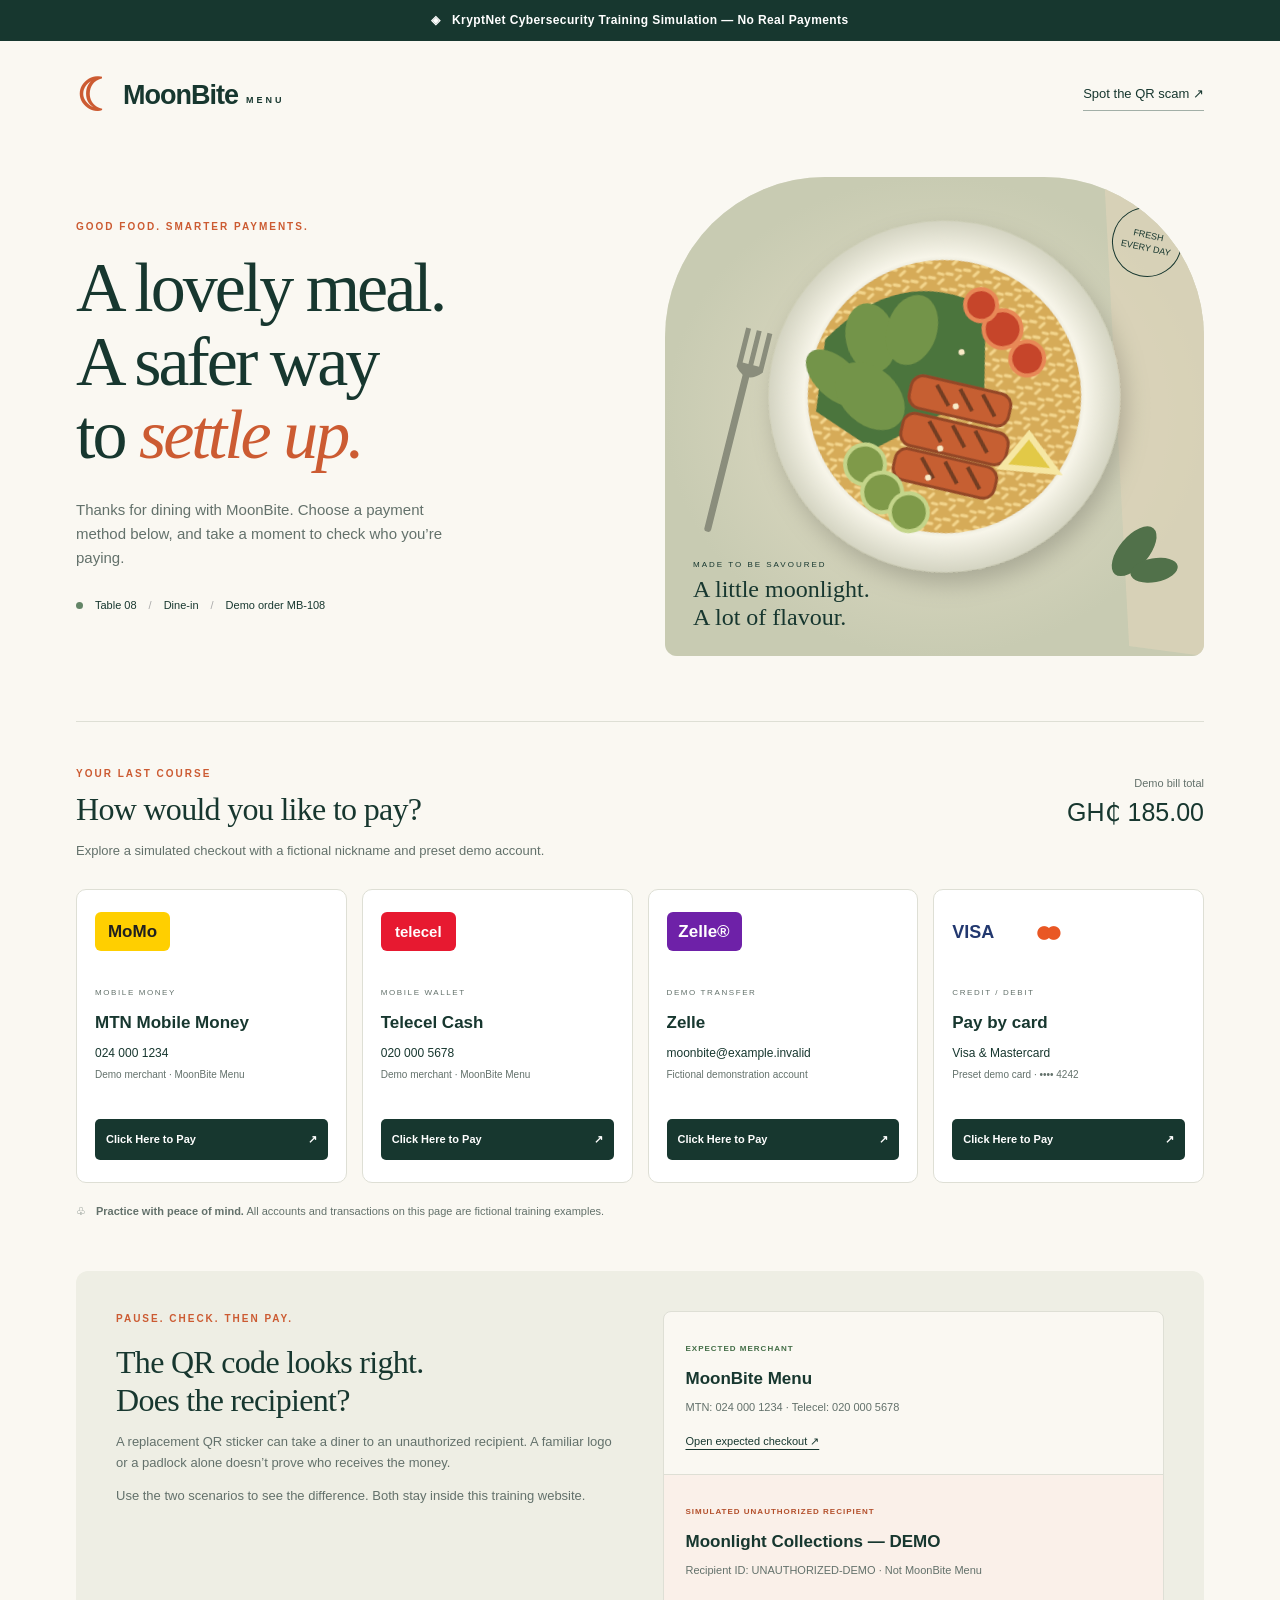
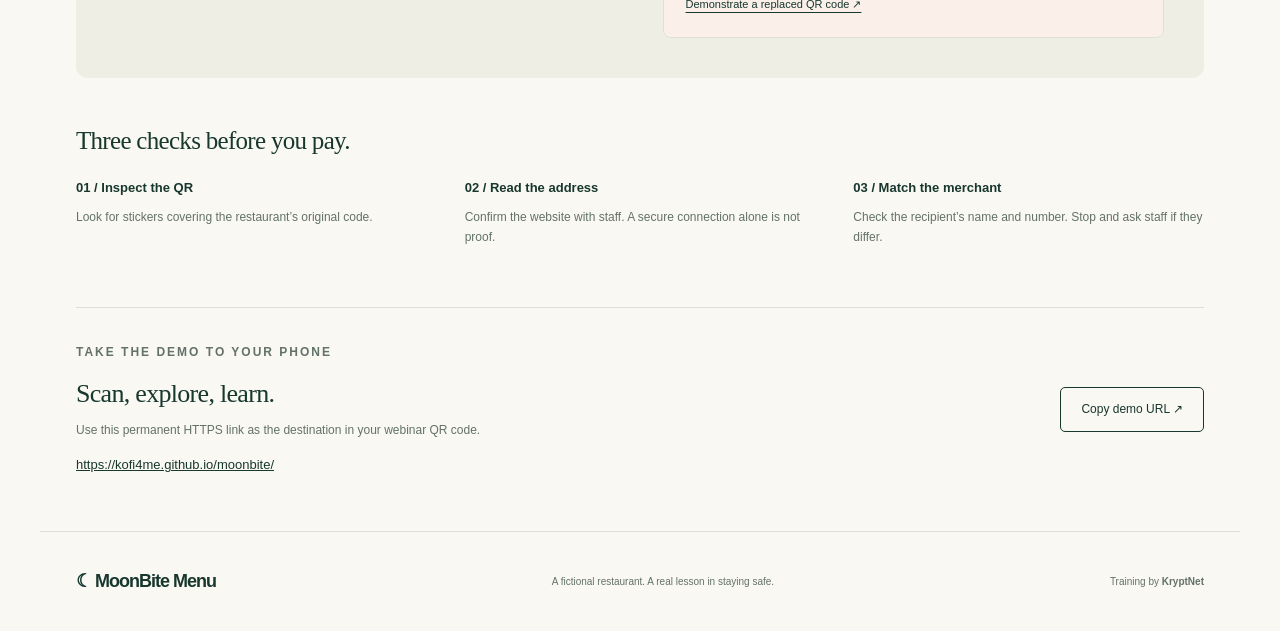
<file: index.html>
<!doctype html>
<html lang="en">
<head>
  <meta charset="utf-8"><meta name="viewport" content="width=device-width,initial-scale=1">
  <meta name="description" content="MoonBite Menu: an interactive KryptNet cybersecurity training demonstration. No real payments.">
  <meta http-equiv="Content-Security-Policy" content="default-src 'self'; img-src 'self'; script-src 'self'; style-src 'self'; connect-src 'none'; object-src 'none'; base-uri 'none'; form-action 'none'">
  <meta name="theme-color" content="#142e29"><title>MoonBite Menu · Pay with confidence</title>
  <link rel="stylesheet" href="styles.css?v=2"><script src="app.js?v=2" defer></script>
</head>
<body>
  <div class="training">◈ &nbsp; KryptNet Cybersecurity Training Simulation — No Real Payments</div>
  <header class="wrap"><a class="brand" href="./" aria-label="MoonBite Menu home"><span class="moon">☾</span> MoonBite<span class="brand-sub">MENU</span></a><a class="header-link" href="#learn">Spot the QR scam <span aria-hidden="true">↗</span></a></header>
  <main class="wrap">
    <section class="hero">
      <div><p class="eyebrow">GOOD FOOD. SMARTER PAYMENTS.</p><h1>A lovely meal.<br>A safer way<br>to <em>settle up.</em></h1><p class="intro">Thanks for dining with MoonBite. Choose a payment method below, and take a moment to check who you’re paying.</p><div class="table-tag"><span class="status-dot"></span> Table 08 <span> / </span> Dine-in <span> / </span> Demo order MB-108</div></div>
      <div class="food-scene"><img src="assets/meal.svg" alt="Illustration of a freshly prepared rice bowl with grilled vegetables and greens"><div class="food-caption"><span>MADE TO BE SAVOURED</span><strong>A little moonlight.<br>A lot of flavour.</strong></div><span class="round-label">FRESH<br>EVERY DAY</span></div>
    </section>
    <section class="checkout" aria-labelledby="payment-title"><div class="section-heading"><div><p class="eyebrow">YOUR LAST COURSE</p><h2 id="payment-title">How would you like to pay?</h2></div><div class="total"><span>Demo bill total</span><strong>GH₵ 185.00</strong></div></div><p class="muted">Explore a simulated checkout with a fictional nickname and preset demo account.</p>
      <div id="scenario-banner" class="scenario-banner" role="status" hidden></div>
      <div class="payment-grid">
        <article class="payment-card"><div class="payment-icon mtn">MoMo</div><span class="method-type">MOBILE MONEY</span><h3>MTN Mobile Money</h3><p>024 000 1234</p><span class="recipient">Demo merchant · MoonBite Menu</span><button data-method="mtn">Click Here to Pay <span aria-hidden="true">↗</span></button></article>
        <article class="payment-card"><div class="payment-icon telecel">telecel</div><span class="method-type">MOBILE WALLET</span><h3>Telecel Cash</h3><p>020 000 5678</p><span class="recipient">Demo merchant · MoonBite Menu</span><button data-method="telecel">Click Here to Pay <span aria-hidden="true">↗</span></button></article>
        <article class="payment-card"><div class="payment-icon zelle">Zelle®</div><span class="method-type">DEMO TRANSFER</span><h3>Zelle</h3><p>moonbite@example.invalid</p><span class="recipient">Fictional demonstration account</span><button data-method="zelle">Click Here to Pay <span aria-hidden="true">↗</span></button></article>
        <article class="payment-card"><div class="payment-icon cards"><b>VISA</b><span class="mastercard" aria-label="Mastercard">●●</span></div><span class="method-type">CREDIT / DEBIT</span><h3>Pay by card</h3><p>Visa &amp; Mastercard</p><span class="recipient">Preset demo card · •••• 4242</span><button data-method="card">Click Here to Pay <span aria-hidden="true">↗</span></button></article>
      </div><div class="safe-note">♧ <span><strong>Practice with peace of mind.</strong> All accounts and transactions on this page are fictional training examples.</span></div>
    </section>
    <section id="learn" class="learn"><div class="learn-intro"><p class="eyebrow">PAUSE. CHECK. THEN PAY.</p><h2>The QR code looks right.<br>Does the recipient?</h2><p>A replacement QR sticker can take a diner to an unauthorized recipient. A familiar logo or a padlock alone doesn’t prove who receives the money.</p><p>Use the two scenarios to see the difference. Both stay inside this training website.</p></div><div class="comparison"><div class="comparison-row"><span class="badge good">EXPECTED MERCHANT</span><h3>MoonBite Menu</h3><p>MTN: 024 000 1234 · Telecel: 020 000 5678</p><a class="scenario-link" href="?scenario=trusted#payment-title">Open expected checkout ↗</a></div><div class="comparison-row fraudulent"><span class="badge bad">SIMULATED UNAUTHORIZED RECIPIENT</span><h3>Moonlight Collections — DEMO</h3><p>Recipient ID: UNAUTHORIZED-DEMO · Not MoonBite Menu</p><a class="scenario-link" href="?scenario=redirected#payment-title">Demonstrate a replaced QR code ↗</a></div></div></section>
    <section class="takeaway"><h2>Three checks before you pay.</h2><div><p><b>01 / Inspect the QR</b>Look for stickers covering the restaurant’s original code.</p><p><b>02 / Read the address</b>Confirm the website with staff. A secure connection alone is not proof.</p><p><b>03 / Match the merchant</b>Check the recipient’s name and number. Stop and ask staff if they differ.</p></div></section>
    <section class="share"><div><p class="eyebrow">TAKE THE DEMO TO YOUR PHONE</p><h2>Scan, explore, learn.</h2><p>Use this permanent HTTPS link as the destination in your webinar QR code.</p><a href="https://kofi4me.github.io/moonbite/">https://kofi4me.github.io/moonbite/</a></div><button id="copy-url" class="outline">Copy demo URL ↗</button><p id="copy-status" role="status"></p></section>
  </main><footer class="wrap"><span class="brand">☾ MoonBite Menu</span><p>A fictional restaurant. A real lesson in staying safe.</p><span>Training by <strong>KryptNet</strong></span></footer>

</body></html>
</file>
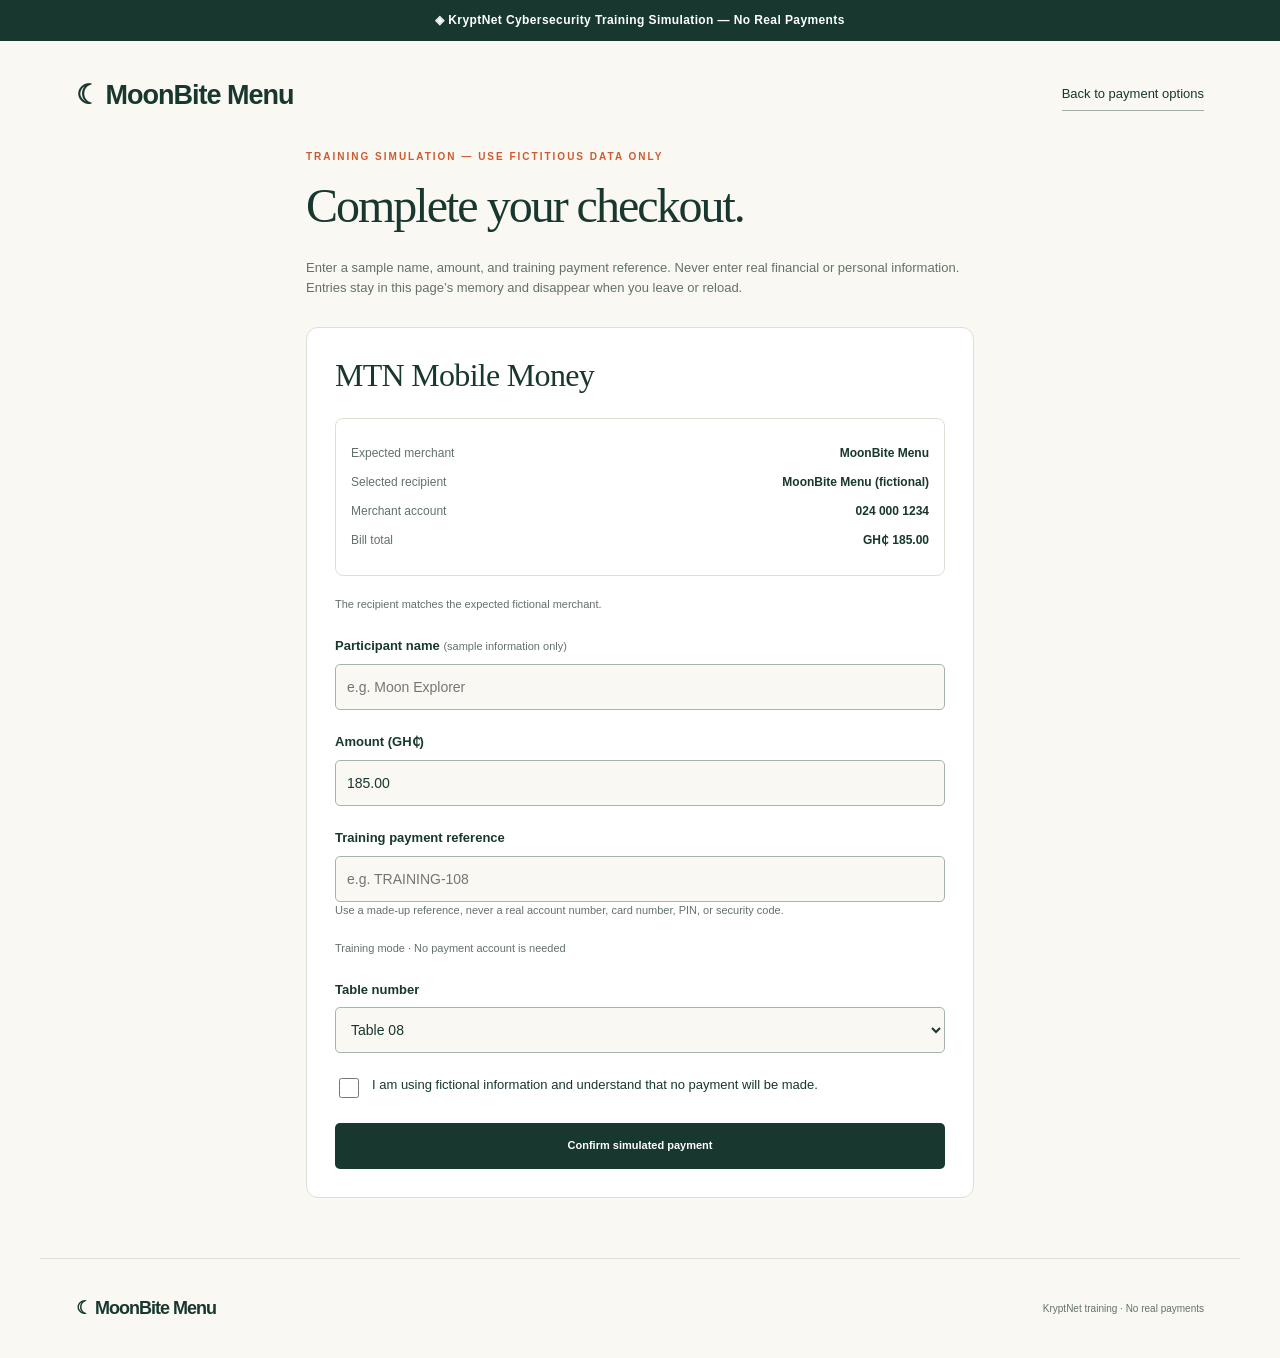
<file: checkout.html>
<!doctype html>
<html lang="en"><head><meta charset="utf-8"><meta name="viewport" content="width=device-width,initial-scale=1"><meta name="theme-color" content="#142e29"><meta http-equiv="Content-Security-Policy" content="default-src 'self'; img-src 'self'; script-src 'self'; style-src 'self'; connect-src 'none'; object-src 'none'; base-uri 'none'; form-action 'none'"><title>Checkout · MoonBite Menu</title><link rel="stylesheet" href="styles.css?v=4"><script src="checkout.js?v=4" defer></script></head>
<body><div class="training">◈ KryptNet Cybersecurity Training Simulation — No Real Payments</div><header class="wrap"><a class="brand" href="./">☾ MoonBite Menu</a><a class="header-link" href="./">Back to payment options</a></header>
<main class="checkout-page wrap"><p class="eyebrow">TRAINING SIMULATION — USE FICTITIOUS DATA ONLY</p><h1 class="checkout-title">Complete your checkout.</h1><p class="muted">Enter a sample name, amount, and training payment reference. Never enter real financial or personal information. Entries stay in this page’s memory and disappear when you leave or reload.</p>
<section class="checkout-panel" aria-labelledby="method-title"><h2 id="method-title">Payment method</h2><div class="dialog-details"><p><span>Expected merchant</span><strong>MoonBite Menu</strong></p><p><span>Selected recipient</span><strong id="recipient"></strong></p><p><span>Merchant account</span><strong id="account"></strong></p><p><span>Bill total</span><strong>GH₵ 185.00</strong></p></div><p id="recipient-notice" class="safe-note"></p>
<section id="card-preview" class="card-preview" hidden aria-labelledby="card-preview-title"><div class="restaurant-masthead"><span>☾ MoonBite</span><small>RESTAURANT &amp; LOUNGE</small></div><div class="card-preview-body"><h2 id="card-preview-title">Complete Your Payment</h2><p>Review the sample card details for this training exercise.</p><div class="sample-field"><span>Card Number</span><div>4242 4242 4242 4242 <b>VISA</b></div></div><div class="sample-field-row"><div class="sample-field"><span>Expiration Date</span><div>08 / 28</div></div><div class="sample-field"><span>CVV</span><div>123</div></div></div><div class="sample-field"><span>Billing Address</span><div>123 Training Lane, Sample City</div></div><p class="field-help">Fixed sample details — these are display examples, not entry fields. No card information is collected.</p></div></section><form id="demo-form" autocomplete="off"><label for="nickname">Participant name <span>(sample information only)</span></label><input id="nickname" name="nickname" placeholder="e.g. Moon Explorer" maxlength="40" required autocomplete="off"><label for="amount">Amount (GH₵)</label><input id="amount" name="amount" type="number" min="0.01" max="99999.99" step="0.01" value="185.00" required inputmode="decimal"><label for="reference">Training payment reference</label><input id="reference" name="reference" placeholder="e.g. TRAINING-108" maxlength="40" required autocomplete="off"><p class="field-help">Use a made-up reference, never a real account number, card number, PIN, or security code.</p><p id="preset-account" class="safe-note"></p><label for="table">Table number</label><select id="table" name="table"><option>Table 08</option><option>Table 01</option><option>Table 02</option><option>Takeaway</option></select><label class="demo-consent"><input type="checkbox" required> I am using fictional information and understand that no payment will be made.</label><button class="primary" type="submit">Confirm simulated payment</button></form>
<section id="confirmation" hidden tabindex="-1" aria-labelledby="confirmation-title"><div class="confirmation-icon">✓</div><p class="eyebrow">SIMULATION COMPLETE</p><h2 id="confirmation-title">Payment simulation completed.</h2><p id="confirmation-message"></p><p id="confirmation-lesson"></p><p class="safe-note">Actual amount charged: 0. No money was sent. No transaction or account was created.</p><a class="return-link" href="./">Back to payment options ↗</a></section></section></main><footer class="wrap"><span class="brand">☾ MoonBite Menu</span><p>KryptNet training · No real payments</p></footer></body></html>
</file>
<file: styles.css>
:root{--ink:#17372f;--cream:#faf8f2;--muted:#63716b;--orange:#cc5b32;--border:#dedfd5}*{box-sizing:border-box}html{scroll-behavior:smooth;scroll-padding-top:25px}body{margin:0;background:var(--cream);color:var(--ink);font-family:Arial,Helvetica,sans-serif;font-size:15px;line-height:1.6}.wrap{max-width:1200px;margin:auto;padding:0 36px}.training{background:var(--ink);color:#fff;text-align:center;font-size:12px;font-weight:700;padding:11px 16px;letter-spacing:.4px}header{display:flex;justify-content:space-between;align-items:center;height:108px}.brand{display:flex;align-items:center;gap:8px;font-size:27px;font-weight:800;letter-spacing:-1px;text-decoration:none;color:var(--ink)}.moon{font-size:45px;line-height:1;color:var(--orange)}.brand-sub{font-size:9px;letter-spacing:3px;align-self:flex-end;margin-bottom:10px}.header-link{font-size:13px;color:var(--ink);text-decoration:none;border-bottom:1px solid #a2afa7;padding:5px 0}.hero{display:grid;grid-template-columns:1fr 1fr;gap:50px;align-items:center;padding:28px 0 65px}.eyebrow{font-size:10px;font-weight:800;letter-spacing:2px;color:var(--orange);margin:0 0 16px}h1,h2,h3,p{margin-top:0}h1{font-family:Georgia,serif;font-size:70px;line-height:1.05;letter-spacing:-3px;font-weight:400;margin-bottom:26px}h1 em{color:var(--orange);font-weight:400}.intro{max-width:400px;color:var(--muted);font-size:15px}.table-tag{display:flex;align-items:center;gap:12px;font-size:11px;margin-top:27px}.table-tag>span:not(.status-dot){color:#aaa}.status-dot{height:7px;width:7px;border-radius:50%;background:#638567}.food-scene{position:relative;min-height:420px;background:#e7e7d9;border-radius:160px 160px 12px 12px;overflow:hidden}.food-scene img{width:100%;display:block}.food-caption{position:absolute;bottom:24px;left:28px}.food-caption span{font-size:8px;letter-spacing:2px;display:block;margin-bottom:5px}.food-caption strong{font-family:Georgia,serif;font-size:24px;line-height:1.15;font-weight:400}.round-label{position:absolute;right:22px;top:30px;border:1px solid var(--ink);border-radius:50%;width:70px;height:70px;display:grid;place-content:center;text-align:center;font-size:9px;line-height:1.5;transform:rotate(12deg)}.checkout{border-top:1px solid var(--border);padding:44px 0 50px}.section-heading{display:flex;align-items:center;justify-content:space-between;gap:20px}.section-heading .eyebrow{margin-bottom:8px}h2{font-family:Georgia,serif;font-size:32px;line-height:1.2;font-weight:400;letter-spacing:-.7px;margin-bottom:12px}.total{text-align:right}.total span{display:block;color:var(--muted);font-size:11px}.total strong{font-size:25px;font-weight:500}.muted{color:var(--muted);font-size:13px}.payment-grid{display:grid;grid-template-columns:repeat(4,1fr);gap:15px;margin-top:28px}.payment-card{background:#fff;border:1px solid var(--border);border-radius:10px;padding:22px 18px;min-width:0}.payment-icon{display:flex;align-items:center;justify-content:center;width:75px;height:39px;border-radius:6px;font-weight:800;font-size:17px;margin-bottom:27px}.mtn{background:#ffcf00;color:#202020}.telecel{background:#e71930;color:#fff;font-size:15px}.zelle{background:#6e21a8;color:#fff}.cards{width:110px;justify-content:space-between;color:#22386f;font-size:18px}.mastercard{color:#e95724;letter-spacing:-10px;font-size:32px;padding-right:9px}.method-type{font-size:8px;letter-spacing:1.6px;color:var(--muted)}h3{font-size:17px;margin:7px 0}.payment-card p{font-size:12px;margin-bottom:4px;overflow-wrap:anywhere}.recipient{font-size:10px;color:var(--muted);display:block;min-height:34px;margin-bottom:18px}button{font:inherit;cursor:pointer}button:focus-visible,a:focus-visible{outline:3px solid #d67431;outline-offset:4px}.payment-card button,.primary{border:0;border-radius:5px;background:var(--ink);color:#fff;padding:12px 11px;width:100%;font-size:11px;font-weight:700;display:flex;justify-content:space-between;align-items:center}.payment-card button:hover,.primary:hover{background:#2a5145}.safe-note{display:flex;gap:10px;color:var(--muted);font-size:11px;margin-top:20px}.learn{background:#eeeee4;border-radius:12px;padding:40px;display:grid;grid-template-columns:1fr 1fr;gap:45px}.learn-intro p:not(.eyebrow){font-size:13px;color:var(--muted)}.comparison{background:var(--cream);border:1px solid var(--border);border-radius:8px;overflow:hidden}.comparison-row{padding:22px}.comparison-row p{font-size:11px;color:var(--muted)}.fraudulent{border-top:1px solid var(--border);background:#faf0e9}.badge{font-size:8px;letter-spacing:1px;font-weight:bold}.good{color:#426d46}.bad{color:#b34f2b}.scenario-link{font-size:11px;color:var(--ink);text-underline-offset:4px}.takeaway{padding:48px 0}.takeaway h2{font-size:25px}.takeaway>div{display:grid;grid-template-columns:repeat(3,1fr);gap:38px}.takeaway p{font-size:12px;color:var(--muted)}.takeaway b{display:block;color:var(--ink);margin:10px 0;font-size:13px}.share{border-top:1px solid var(--border);padding:35px 0;display:flex;align-items:center;justify-content:space-between;gap:20px;flex-wrap:wrap}.share h2{font-size:26px}.share p{font-size:12px;color:var(--muted)}.share a{font-size:13px;color:var(--ink);overflow-wrap:anywhere}.outline{background:transparent;border:1px solid var(--ink);border-radius:5px;color:var(--ink);padding:12px 20px;font-size:12px}#copy-status{width:100%;margin:0}footer{border-top:1px solid var(--border);display:flex;justify-content:space-between;align-items:center;gap:20px;min-height:100px}footer .brand{font-size:18px}footer p,footer>span:last-child{font-size:10px;color:var(--muted);margin:0}dialog{border:1px solid var(--border);border-radius:14px;padding:35px;max-width:490px;width:calc(100% - 30px);max-height:90dvh;color:var(--ink);background:var(--cream)}dialog::backdrop{background:#102c27ba;backdrop-filter:blur(4px)}.close{position:absolute;right:14px;top:8px;border:0;background:transparent;color:var(--ink);font-size:28px}.dialog-details{background:white;border:1px solid var(--border);border-radius:8px;padding:15px;margin-top:23px}.dialog-details p{display:flex;justify-content:space-between;gap:18px;font-size:12px;margin:10px 0}.dialog-details span{color:var(--muted)}.dialog-details strong{text-align:right;max-width:60%;overflow-wrap:anywhere}.warning,.scenario-banner{background:#fff0dc;border:1px solid #d49c5c;padding:15px;border-radius:7px;color:#7d3c16;font-size:12px;margin:20px 0}.primary{display:block;text-align:center;margin-top:22px;padding:14px}.cancel{display:block;border:0;background:transparent;color:var(--ink);font-size:12px;margin:16px auto 0;text-decoration:underline}.confirmation-icon{font-size:35px;margin:15px 0;color:#4f794e}#dialog-content>p{font-size:13px}[hidden]{display:none!important}@media(max-width:950px){h1{font-size:57px}.hero{gap:25px}.food-scene{min-height:350px}.payment-grid{grid-template-columns:repeat(2,1fr)}.learn{gap:25px;padding:28px}}@media(max-width:600px){.wrap{padding:0 20px}.training{font-size:10px}header{height:88px}.brand{font-size:23px}.brand-sub{display:none}.header-link{font-size:11px}.hero{grid-template-columns:1fr;padding:15px 0 35px;gap:30px}h1{font-size:58px}.intro{font-size:14px}.food-scene{min-height:0;max-height:390px;border-radius:140px 140px 12px 12px}.food-scene img{margin-top:-15px}.food-caption{bottom:18px}.round-label{top:25px;right:20px}.checkout{padding:30px 0}h2{font-size:27px}.section-heading{align-items:flex-start}.total strong{font-size:20px;white-space:nowrap}.payment-grid{gap:10px}.payment-card{padding:18px 13px}.payment-card h3{font-size:15px}.payment-card button{font-size:10px}.recipient{min-height:42px}.learn{grid-template-columns:1fr;padding:24px;gap:10px}.takeaway>div{grid-template-columns:1fr;gap:0}.takeaway{padding:30px 0}.share{padding:30px 0}footer{flex-direction:column;align-items:flex-start;gap:8px;padding-top:25px!important;padding-bottom:25px!important}.dialog-details p{font-size:11px}dialog{padding:30px 22px}}@media(prefers-reduced-motion:reduce){html{scroll-behavior:auto}}

.checkout-page{max-width:740px;padding-bottom:60px}.checkout-title{font-size:48px;letter-spacing:-2px}.checkout-panel{padding:28px;background:#fff;border:1px solid var(--border);border-radius:12px;margin-top:28px}.checkout-panel label{display:block;font-weight:700;font-size:13px;margin:22px 0 7px}.checkout-panel label span,.field-help{color:var(--muted);font-size:11px;font-weight:400}.checkout-panel input:not([type=checkbox]),.checkout-panel select{width:100%;min-height:46px;border:1px solid #a6b4ab;border-radius:5px;padding:11px;background:var(--cream);color:var(--ink);font:inherit;font-size:14px}.checkout-panel input:focus-visible,.checkout-panel select:focus-visible{outline:3px solid #d67431;outline-offset:3px}.checkout-panel .demo-consent{display:flex;align-items:flex-start;gap:10px;font-weight:400}.demo-consent input{width:20px;height:20px;flex-shrink:0}.return-link{display:inline-block;margin-top:20px;color:var(--ink)}#confirmation:focus{outline:none}@media(max-width:600px){.checkout-title{font-size:40px}.checkout-panel{padding:20px}}
.card-preview{border:1px solid #d2dbe5;border-radius:12px;overflow:hidden;margin:24px 0;background:#f4f7fc}.restaurant-masthead{background:linear-gradient(120deg,#1a292b,#4c3527);color:white;text-align:center;padding:26px 15px}.restaurant-masthead>span{font:700 30px Georgia,serif}.restaurant-masthead small{display:block;letter-spacing:2px;font-size:9px;margin-top:5px}.card-preview-body{padding:24px}.card-preview-body h2{text-align:center;font:700 22px Arial,sans-serif;letter-spacing:0}.card-preview-body>p{text-align:center;font-size:12px;color:#536078}.sample-field{margin:17px 0}.sample-field>span{display:block;font-size:12px;font-weight:700;color:#29364a;margin-bottom:5px}.sample-field>div{background:#fff;border:1px solid #c9d7e7;border-radius:6px;padding:11px;font-size:14px;color:#60728d;display:flex;justify-content:space-between;gap:10px}.sample-field b{color:#203e85;font-size:12px}.sample-field-row{display:grid;grid-template-columns:1fr 1fr;gap:14px}.sample-field-row .sample-field{margin:0}.card-checkout .checkout-panel{max-width:500px;margin-left:auto;margin-right:auto}.card-checkout .primary{background:#ba2631;font-size:14px}.card-checkout .primary:hover{background:#951c26}.card-checkout .checkout-title{font-size:40px}@media(max-width:600px){.card-preview-body{padding:17px}.sample-field>div{font-size:12px}}
</file>
